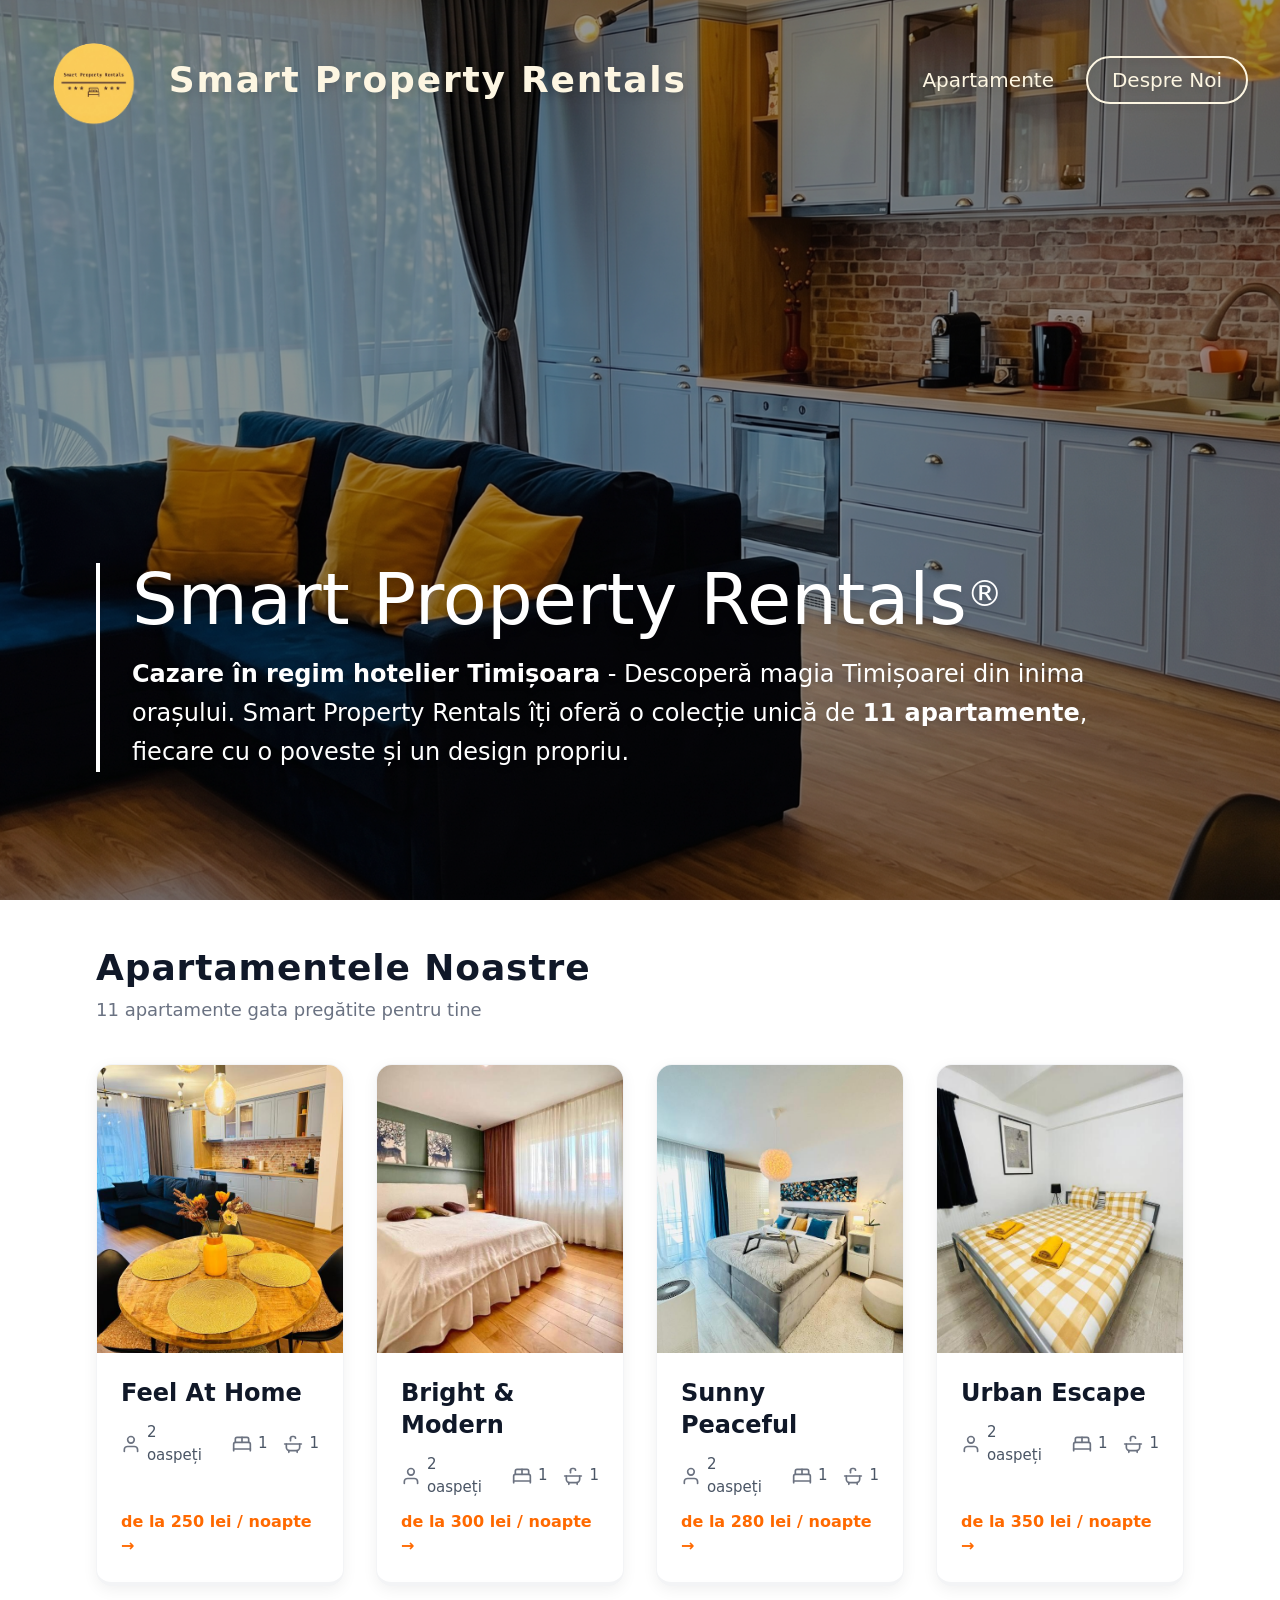
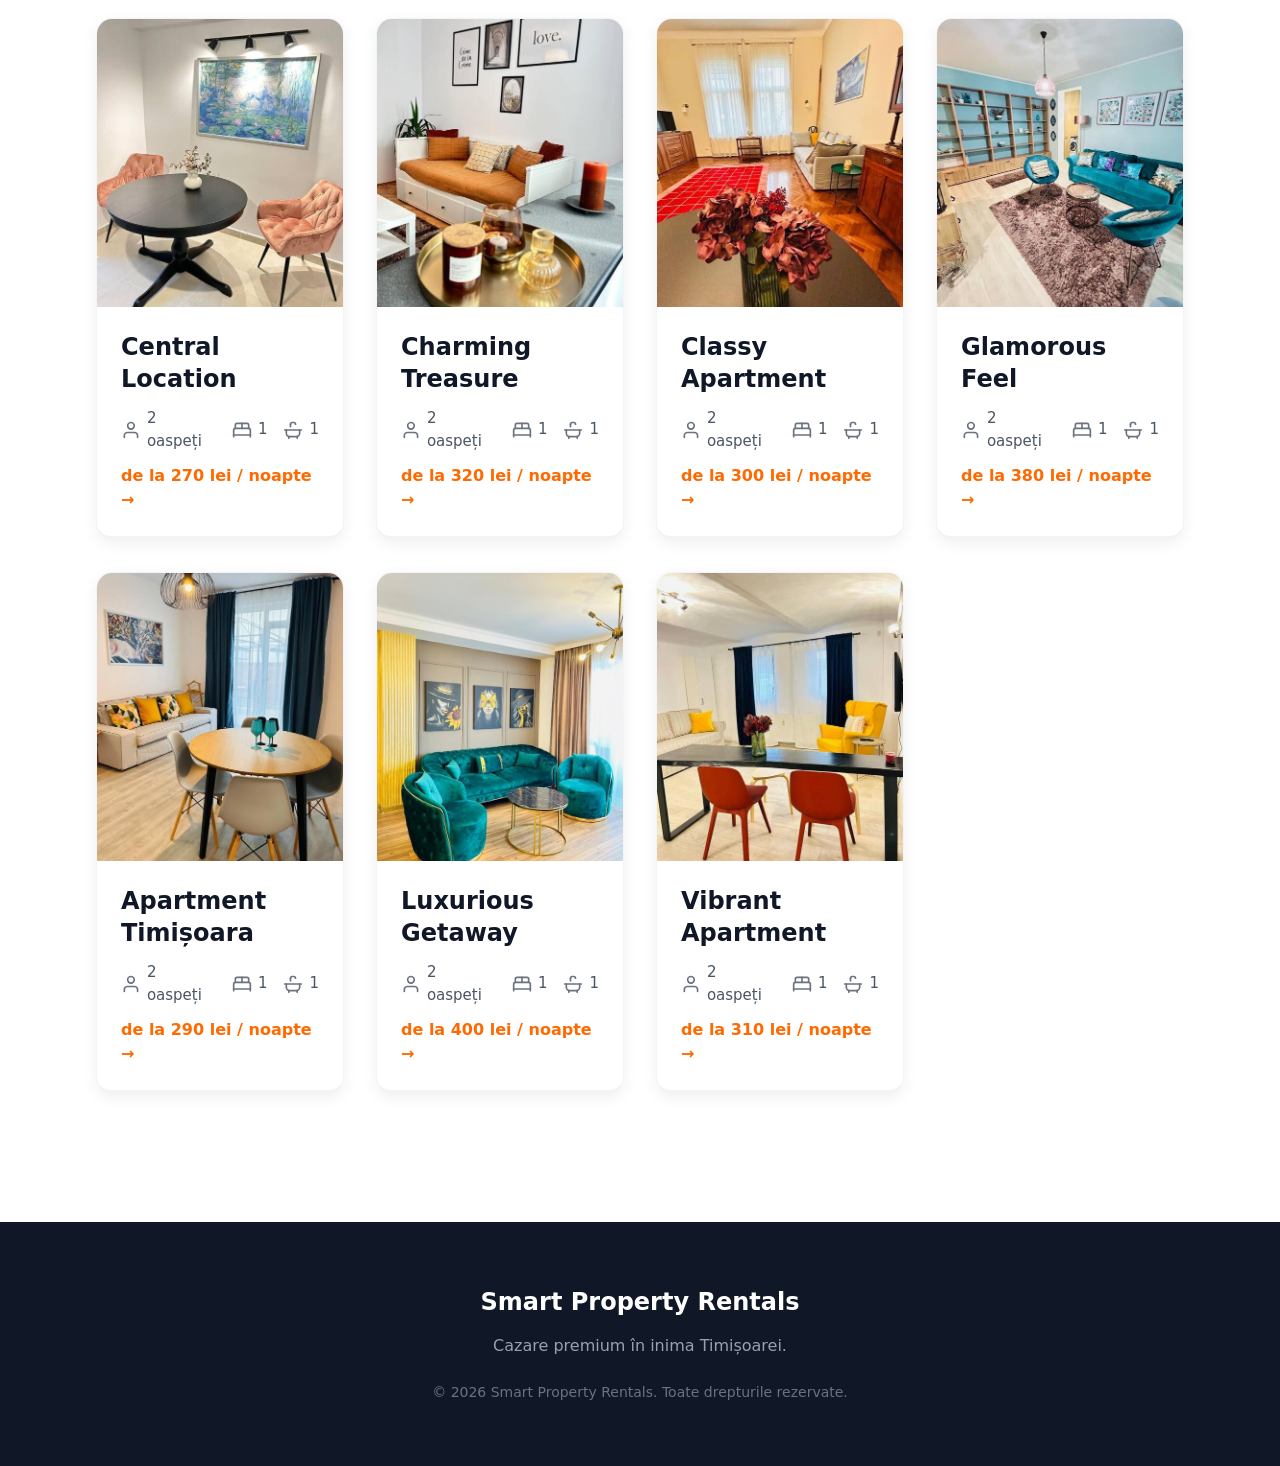
<file: index.html>
<!DOCTYPE html>
<html lang="ro" class="scroll-smooth">
  <head>
    <meta charset="UTF-8">
    <meta name="viewport" content="width=device-width, initial-scale=1.0">
    <title>Smart Property Rentals</title>
    <link href="./style.css" rel="stylesheet">
  </head>

  <body class="bg-gray-50 m-0 p-0 overflow-x-hidden">

    <!-- NAV -->
    <nav class="bg-transparent absolute w-full top-0 z-50 transition-all duration-300">
      <div class="w-full px-4 md:px-8 py-6 flex justify-between items-center">
        <a href="#" class="flex items-center gap-5">
          <img src="imagini/logo.png" alt="Logo" class="h-20 md:h-28 w-auto object-contain">
          <span class="text-2xl md:text-4xl font-bold tracking-wider text-[#fdf6e2] drop-shadow-lg">
            Smart Property Rentals
          </span>
        </a>
        <div class="hidden lg:flex items-center gap-8">
          <a href="#apartamente"
            class="text-xl font-medium text-[#fdf6e2] hover:text-white hover:scale-105 transition-all duration-300 drop-shadow-md">
            Apartamente
          </a>
          <a href="#despre-noi"
            class="px-6 py-2 border-2 border-[#fdf6e2] text-[#fdf6e2] text-xl font-medium rounded-full hover:bg-[#fdf6e2] hover:text-black transition-all duration-300 drop-shadow-md">
            Despre Noi
          </a>
        </div>
      </div>
    </nav>

    <!-- HEADER -->
    <header class="relative w-full h-screen">
      <img src="imagini/prezentare.png" alt="Prezentare" class="absolute inset-0 w-full h-full object-cover">
      <div class="absolute inset-0 bg-black/40"></div>
      <div class="absolute inset-0 flex flex-col justify-end px-6 md:px-16 lg:px-24 pb-24 md:pb-32">
        <div class="border-l-[4px] border-white pl-6 md:pl-8 max-w-5xl">
          <h1 class="text-4xl md:text-6xl lg:text-7xl text-white font-normal mb-5 drop-shadow-lg">
            Smart Property Rentals<sup class="text-2xl md:text-4xl">&reg;</sup>
          </h1>
          <p class="text-lg md:text-2xl text-white leading-relaxed drop-shadow-md font-light">
            <strong class="font-bold">Cazare în regim hotelier Timișoara</strong> -
            Descoperă magia Timișoarei din inima orașului. Smart Property Rentals îți oferă
            o colecție unică de <strong class="font-bold">11 apartamente</strong>,
            fiecare cu o poveste și un design propriu.
          </p>
        </div>
      </div>
    </header>

    <!-- APARTAMENTE -->
    <section id="apartamente" class="w-full bg-white pt-12 pb-32 px-6 md:px-16 lg:px-24">
      <div class="w-full max-w-[1400px] mx-auto">

        <div class="mb-10">
          <h2 class="text-2xl md:text-4xl font-bold text-gray-900 tracking-wide mb-2">
            Apartamentele Noastre
          </h2>
          <p class="text-base md:text-lg text-gray-500 font-normal">
            11 apartamente gata pregătite pentru tine
          </p>
        </div>

        <div class="grid grid-cols-1 md:grid-cols-2 xl:grid-cols-4 gap-6 lg:gap-8 w-full">

          <a href="feelAtHome.html" class="block group h-full">
            <div class="w-full h-full flex flex-col bg-white rounded-2xl overflow-hidden shadow-[0_4px_15px_rgba(0,0,0,0.06)] border border-gray-100 border-b-4 border-b-gray-100 transition-all duration-300 hover:shadow-xl hover:-translate-y-1">
              <div class="w-full h-72 overflow-hidden shrink-0">
                <img src="imagini/feelAtHome/1.jpg" alt="Apartament 1" class="w-full h-full object-cover transition-transform duration-500 group-hover:scale-110">
              </div>
              <div class="p-6 flex flex-col gap-3 flex-grow">
                <h3 class="text-2xl font-bold text-gray-900">Feel At Home</h3>
                <div class="flex gap-4 items-center text-gray-600 text-[15px] font-medium">
                  <div class="flex gap-1.5 items-center">
                    <svg width="20" height="20" viewBox="0 0 24 24" fill="none" stroke="#6b7280" stroke-width="2" stroke-linecap="round" stroke-linejoin="round"><path d="M20 21v-2a4 4 0 0 0-4-4H8a4 4 0 0 0-4 4v2"></path><circle cx="12" cy="7" r="4"></circle></svg>
                    <span>2 oaspeți</span>
                  </div>
                  <div class="flex gap-1.5 items-center">
                    <svg width="20" height="20" viewBox="0 0 24 24" fill="none" stroke="#6b7280" stroke-width="2" stroke-linecap="round" stroke-linejoin="round"><path d="M2 20v-8a2 2 0 0 1 2-2h16a2 2 0 0 1 2 2v8"></path><path d="M4 10V6a2 2 0 0 1 2-2h12a2 2 0 0 1 2 2v4"></path><path d="M12 4v6"></path><path d="M2 18h20"></path></svg>
                    <span>1</span>
                  </div>
                  <div class="flex gap-1.5 items-center">
                    <svg width="20" height="20" viewBox="0 0 24 24" fill="none" stroke="#6b7280" stroke-width="2" stroke-linecap="round" stroke-linejoin="round"><path d="M4 12v4a4 4 0 0 0 4 4h8a4 4 0 0 0 4-4v-4"></path><path d="M2 12h20"></path><path d="M7 20v2"></path><path d="M17 20v2"></path><path d="M9 5v3"></path><path d="M9 5a2 2 0 0 1 2-2h2a2 2 0 0 1 2 2"></path></svg>
                    <span>1</span>
                  </div>
                </div>
                <span class="text-orange-500 font-semibold mt-auto">de la 250 lei / noapte &rarr;</span>
              </div>
            </div>
          </a>

          <a href="brightAndModern.html" class="block group h-full">
            <div class="w-full h-full flex flex-col bg-white rounded-2xl overflow-hidden shadow-[0_4px_15px_rgba(0,0,0,0.06)] border border-gray-100 border-b-4 border-b-gray-100 transition-all duration-300 hover:shadow-xl hover:-translate-y-1">
              <div class="w-full h-72 overflow-hidden shrink-0">
                <img src="imagini/BrightAndModern/prezentare.jpg" alt="Apartament 2" class="w-full h-full object-cover transition-transform duration-500 group-hover:scale-110">
              </div>
              <div class="p-6 flex flex-col gap-3 flex-grow">
                <h3 class="text-2xl font-bold text-gray-900">Bright & Modern</h3>
                <div class="flex gap-4 items-center text-gray-600 text-[15px] font-medium">
                  <div class="flex gap-1.5 items-center">
                    <svg width="20" height="20" viewBox="0 0 24 24" fill="none" stroke="#6b7280" stroke-width="2" stroke-linecap="round" stroke-linejoin="round"><path d="M20 21v-2a4 4 0 0 0-4-4H8a4 4 0 0 0-4 4v2"></path><circle cx="12" cy="7" r="4"></circle></svg>
                    <span>2 oaspeți</span>
                  </div>
                  <div class="flex gap-1.5 items-center">
                    <svg width="20" height="20" viewBox="0 0 24 24" fill="none" stroke="#6b7280" stroke-width="2" stroke-linecap="round" stroke-linejoin="round"><path d="M2 20v-8a2 2 0 0 1 2-2h16a2 2 0 0 1 2 2v8"></path><path d="M4 10V6a2 2 0 0 1 2-2h12a2 2 0 0 1 2 2v4"></path><path d="M12 4v6"></path><path d="M2 18h20"></path></svg>
                    <span>1</span>
                  </div>
                  <div class="flex gap-1.5 items-center">
                    <svg width="20" height="20" viewBox="0 0 24 24" fill="none" stroke="#6b7280" stroke-width="2" stroke-linecap="round" stroke-linejoin="round"><path d="M4 12v4a4 4 0 0 0 4 4h8a4 4 0 0 0 4-4v-4"></path><path d="M2 12h20"></path><path d="M7 20v2"></path><path d="M17 20v2"></path><path d="M9 5v3"></path><path d="M9 5a2 2 0 0 1 2-2h2a2 2 0 0 1 2 2"></path></svg>
                    <span>1</span>
                  </div>
                </div>
                <span class="text-orange-500 font-semibold mt-auto">de la 300 lei / noapte &rarr;</span>
              </div>
            </div>
          </a>

          <a href="sunnyPeaceful.html" class="block group h-full">
            <div class="w-full h-full flex flex-col bg-white rounded-2xl overflow-hidden shadow-[0_4px_15px_rgba(0,0,0,0.06)] border border-gray-100 border-b-4 border-b-gray-100 transition-all duration-300 hover:shadow-xl hover:-translate-y-1">
              <div class="w-full h-72 overflow-hidden shrink-0">
                <img src="imagini/SunnyPeaceful/prezentare.jpg" alt="Apartament 3" class="w-full h-full object-cover transition-transform duration-500 group-hover:scale-110">
              </div>
              <div class="p-6 flex flex-col gap-3 flex-grow">
                <h3 class="text-2xl font-bold text-gray-900">Sunny Peaceful</h3>
                <div class="flex gap-4 items-center text-gray-600 text-[15px] font-medium">
                  <div class="flex gap-1.5 items-center">
                    <svg width="20" height="20" viewBox="0 0 24 24" fill="none" stroke="#6b7280" stroke-width="2" stroke-linecap="round" stroke-linejoin="round"><path d="M20 21v-2a4 4 0 0 0-4-4H8a4 4 0 0 0-4 4v2"></path><circle cx="12" cy="7" r="4"></circle></svg>
                    <span>2 oaspeți</span>
                  </div>
                  <div class="flex gap-1.5 items-center">
                    <svg width="20" height="20" viewBox="0 0 24 24" fill="none" stroke="#6b7280" stroke-width="2" stroke-linecap="round" stroke-linejoin="round"><path d="M2 20v-8a2 2 0 0 1 2-2h16a2 2 0 0 1 2 2v8"></path><path d="M4 10V6a2 2 0 0 1 2-2h12a2 2 0 0 1 2 2v4"></path><path d="M12 4v6"></path><path d="M2 18h20"></path></svg>
                    <span>1</span>
                  </div>
                  <div class="flex gap-1.5 items-center">
                    <svg width="20" height="20" viewBox="0 0 24 24" fill="none" stroke="#6b7280" stroke-width="2" stroke-linecap="round" stroke-linejoin="round"><path d="M4 12v4a4 4 0 0 0 4 4h8a4 4 0 0 0 4-4v-4"></path><path d="M2 12h20"></path><path d="M7 20v2"></path><path d="M17 20v2"></path><path d="M9 5v3"></path><path d="M9 5a2 2 0 0 1 2-2h2a2 2 0 0 1 2 2"></path></svg>
                    <span>1</span>
                  </div>
                </div>
                <span class="text-orange-500 font-semibold mt-auto">de la 280 lei / noapte &rarr;</span>
              </div>
            </div>
          </a>

          <a href="urbanEscape.html" class="block group h-full">
            <div class="w-full h-full flex flex-col bg-white rounded-2xl overflow-hidden shadow-[0_4px_15px_rgba(0,0,0,0.06)] border border-gray-100 border-b-4 border-b-gray-100 transition-all duration-300 hover:shadow-xl hover:-translate-y-1">
              <div class="w-full h-72 overflow-hidden shrink-0">
                <img src="imagini/UrbanEscape/prezentare.jpg" alt="Apartament 4" class="w-full h-full object-cover transition-transform duration-500 group-hover:scale-110">
              </div>
              <div class="p-6 flex flex-col gap-3 flex-grow">
                <h3 class="text-2xl font-bold text-gray-900">Urban Escape</h3>
                <div class="flex gap-4 items-center text-gray-600 text-[15px] font-medium">
                  <div class="flex gap-1.5 items-center">
                    <svg width="20" height="20" viewBox="0 0 24 24" fill="none" stroke="#6b7280" stroke-width="2" stroke-linecap="round" stroke-linejoin="round"><path d="M20 21v-2a4 4 0 0 0-4-4H8a4 4 0 0 0-4 4v2"></path><circle cx="12" cy="7" r="4"></circle></svg>
                    <span>2 oaspeți</span>
                  </div>
                  <div class="flex gap-1.5 items-center">
                    <svg width="20" height="20" viewBox="0 0 24 24" fill="none" stroke="#6b7280" stroke-width="2" stroke-linecap="round" stroke-linejoin="round"><path d="M2 20v-8a2 2 0 0 1 2-2h16a2 2 0 0 1 2 2v8"></path><path d="M4 10V6a2 2 0 0 1 2-2h12a2 2 0 0 1 2 2v4"></path><path d="M12 4v6"></path><path d="M2 18h20"></path></svg>
                    <span>1</span>
                  </div>
                  <div class="flex gap-1.5 items-center">
                    <svg width="20" height="20" viewBox="0 0 24 24" fill="none" stroke="#6b7280" stroke-width="2" stroke-linecap="round" stroke-linejoin="round"><path d="M4 12v4a4 4 0 0 0 4 4h8a4 4 0 0 0 4-4v-4"></path><path d="M2 12h20"></path><path d="M7 20v2"></path><path d="M17 20v2"></path><path d="M9 5v3"></path><path d="M9 5a2 2 0 0 1 2-2h2a2 2 0 0 1 2 2"></path></svg>
                    <span>1</span>
                  </div>
                </div>
                <span class="text-orange-500 font-semibold mt-auto">de la 350 lei / noapte &rarr;</span>
              </div>
            </div>
          </a>

          <a href="centralLocation.html" class="block group h-full">
            <div class="w-full h-full flex flex-col bg-white rounded-2xl overflow-hidden shadow-[0_4px_15px_rgba(0,0,0,0.06)] border border-gray-100 border-b-4 border-b-gray-100 transition-all duration-300 hover:shadow-xl hover:-translate-y-1">
              <div class="w-full h-72 overflow-hidden shrink-0">
                <img src="imagini/CentralLocation/prezentare.jpg" alt="Central Location" class="w-full h-full object-cover transition-transform duration-500 group-hover:scale-110">
              </div>
              <div class="p-6 flex flex-col gap-3 flex-grow">
                <h3 class="text-2xl font-bold text-gray-900">Central Location</h3>
                <div class="flex gap-4 items-center text-gray-600 text-[15px] font-medium">
                  <div class="flex gap-1.5 items-center">
                    <svg width="20" height="20" viewBox="0 0 24 24" fill="none" stroke="#6b7280" stroke-width="2" stroke-linecap="round" stroke-linejoin="round"><path d="M20 21v-2a4 4 0 0 0-4-4H8a4 4 0 0 0-4 4v2"></path><circle cx="12" cy="7" r="4"></circle></svg>
                    <span>2 oaspeți</span>
                  </div>
                  <div class="flex gap-1.5 items-center">
                    <svg width="20" height="20" viewBox="0 0 24 24" fill="none" stroke="#6b7280" stroke-width="2" stroke-linecap="round" stroke-linejoin="round"><path d="M2 20v-8a2 2 0 0 1 2-2h16a2 2 0 0 1 2 2v8"></path><path d="M4 10V6a2 2 0 0 1 2-2h12a2 2 0 0 1 2 2v4"></path><path d="M12 4v6"></path><path d="M2 18h20"></path></svg>
                    <span>1</span>
                  </div>
                  <div class="flex gap-1.5 items-center">
                    <svg width="20" height="20" viewBox="0 0 24 24" fill="none" stroke="#6b7280" stroke-width="2" stroke-linecap="round" stroke-linejoin="round"><path d="M4 12v4a4 4 0 0 0 4 4h8a4 4 0 0 0 4-4v-4"></path><path d="M2 12h20"></path><path d="M7 20v2"></path><path d="M17 20v2"></path><path d="M9 5v3"></path><path d="M9 5a2 2 0 0 1 2-2h2a2 2 0 0 1 2 2"></path></svg>
                    <span>1</span>
                  </div>
                </div>
                <span class="text-orange-500 font-semibold mt-auto">de la 270 lei / noapte &rarr;</span>
              </div>
            </div>
          </a>

          <a href="charmingTreasure.html" class="block group h-full">
            <div class="w-full h-full flex flex-col bg-white rounded-2xl overflow-hidden shadow-[0_4px_15px_rgba(0,0,0,0.06)] border border-gray-100 border-b-4 border-b-gray-100 transition-all duration-300 hover:shadow-xl hover:-translate-y-1">
              <div class="w-full h-72 overflow-hidden shrink-0">
                <img src="imagini/CharmingTreasure/prezentare.jpg" alt="Charming Treasure" class="w-full h-full object-cover transition-transform duration-500 group-hover:scale-110">
              </div>
              <div class="p-6 flex flex-col gap-3 flex-grow">
                <h3 class="text-2xl font-bold text-gray-900">Charming Treasure</h3>
                <div class="flex gap-4 items-center text-gray-600 text-[15px] font-medium">
                  <div class="flex gap-1.5 items-center">
                    <svg width="20" height="20" viewBox="0 0 24 24" fill="none" stroke="#6b7280" stroke-width="2" stroke-linecap="round" stroke-linejoin="round"><path d="M20 21v-2a4 4 0 0 0-4-4H8a4 4 0 0 0-4 4v2"></path><circle cx="12" cy="7" r="4"></circle></svg>
                    <span>2 oaspeți</span>
                  </div>
                  <div class="flex gap-1.5 items-center">
                    <svg width="20" height="20" viewBox="0 0 24 24" fill="none" stroke="#6b7280" stroke-width="2" stroke-linecap="round" stroke-linejoin="round"><path d="M2 20v-8a2 2 0 0 1 2-2h16a2 2 0 0 1 2 2v8"></path><path d="M4 10V6a2 2 0 0 1 2-2h12a2 2 0 0 1 2 2v4"></path><path d="M12 4v6"></path><path d="M2 18h20"></path></svg>
                    <span>1</span>
                  </div>
                  <div class="flex gap-1.5 items-center">
                    <svg width="20" height="20" viewBox="0 0 24 24" fill="none" stroke="#6b7280" stroke-width="2" stroke-linecap="round" stroke-linejoin="round"><path d="M4 12v4a4 4 0 0 0 4 4h8a4 4 0 0 0 4-4v-4"></path><path d="M2 12h20"></path><path d="M7 20v2"></path><path d="M17 20v2"></path><path d="M9 5v3"></path><path d="M9 5a2 2 0 0 1 2-2h2a2 2 0 0 1 2 2"></path></svg>
                    <span>1</span>
                  </div>
                </div>
                <span class="text-orange-500 font-semibold mt-auto">de la 320 lei / noapte &rarr;</span>
              </div>
            </div>
          </a>

          <a href="classyApartment.html" class="block group h-full">
            <div class="w-full h-full flex flex-col bg-white rounded-2xl overflow-hidden shadow-[0_4px_15px_rgba(0,0,0,0.06)] border border-gray-100 border-b-4 border-b-gray-100 transition-all duration-300 hover:shadow-xl hover:-translate-y-1">
              <div class="w-full h-72 overflow-hidden shrink-0">
                <img src="imagini/ClassyApartment/prezentare.jpg" alt="Classy Apartment" class="w-full h-full object-cover transition-transform duration-500 group-hover:scale-110">
              </div>
              <div class="p-6 flex flex-col gap-3 flex-grow">
                <h3 class="text-2xl font-bold text-gray-900">Classy Apartment</h3>
                <div class="flex gap-4 items-center text-gray-600 text-[15px] font-medium">
                  <div class="flex gap-1.5 items-center">
                    <svg width="20" height="20" viewBox="0 0 24 24" fill="none" stroke="#6b7280" stroke-width="2" stroke-linecap="round" stroke-linejoin="round"><path d="M20 21v-2a4 4 0 0 0-4-4H8a4 4 0 0 0-4 4v2"></path><circle cx="12" cy="7" r="4"></circle></svg>
                    <span>2 oaspeți</span>
                  </div>
                  <div class="flex gap-1.5 items-center">
                    <svg width="20" height="20" viewBox="0 0 24 24" fill="none" stroke="#6b7280" stroke-width="2" stroke-linecap="round" stroke-linejoin="round"><path d="M2 20v-8a2 2 0 0 1 2-2h16a2 2 0 0 1 2 2v8"></path><path d="M4 10V6a2 2 0 0 1 2-2h12a2 2 0 0 1 2 2v4"></path><path d="M12 4v6"></path><path d="M2 18h20"></path></svg>
                    <span>1</span>
                  </div>
                  <div class="flex gap-1.5 items-center">
                    <svg width="20" height="20" viewBox="0 0 24 24" fill="none" stroke="#6b7280" stroke-width="2" stroke-linecap="round" stroke-linejoin="round"><path d="M4 12v4a4 4 0 0 0 4 4h8a4 4 0 0 0 4-4v-4"></path><path d="M2 12h20"></path><path d="M7 20v2"></path><path d="M17 20v2"></path><path d="M9 5v3"></path><path d="M9 5a2 2 0 0 1 2-2h2a2 2 0 0 1 2 2"></path></svg>
                    <span>1</span>
                  </div>
                </div>
                <span class="text-orange-500 font-semibold mt-auto">de la 300 lei / noapte &rarr;</span>
              </div>
            </div>
          </a>

          <a href="glamorousFeel.html" class="block group h-full">
            <div class="w-full h-full flex flex-col bg-white rounded-2xl overflow-hidden shadow-[0_4px_15px_rgba(0,0,0,0.06)] border border-gray-100 border-b-4 border-b-gray-100 transition-all duration-300 hover:shadow-xl hover:-translate-y-1">
              <div class="w-full h-72 overflow-hidden shrink-0">
                <img src="imagini/GlamorousFeel/prezentare.jpg" alt="Glamorous Feel" class="w-full h-full object-cover transition-transform duration-500 group-hover:scale-110">
              </div>
              <div class="p-6 flex flex-col gap-3 flex-grow">
                <h3 class="text-2xl font-bold text-gray-900">Glamorous Feel</h3>
                <div class="flex gap-4 items-center text-gray-600 text-[15px] font-medium">
                  <div class="flex gap-1.5 items-center">
                    <svg width="20" height="20" viewBox="0 0 24 24" fill="none" stroke="#6b7280" stroke-width="2" stroke-linecap="round" stroke-linejoin="round"><path d="M20 21v-2a4 4 0 0 0-4-4H8a4 4 0 0 0-4 4v2"></path><circle cx="12" cy="7" r="4"></circle></svg>
                    <span>2 oaspeți</span>
                  </div>
                  <div class="flex gap-1.5 items-center">
                    <svg width="20" height="20" viewBox="0 0 24 24" fill="none" stroke="#6b7280" stroke-width="2" stroke-linecap="round" stroke-linejoin="round"><path d="M2 20v-8a2 2 0 0 1 2-2h16a2 2 0 0 1 2 2v8"></path><path d="M4 10V6a2 2 0 0 1 2-2h12a2 2 0 0 1 2 2v4"></path><path d="M12 4v6"></path><path d="M2 18h20"></path></svg>
                    <span>1</span>
                  </div>
                  <div class="flex gap-1.5 items-center">
                    <svg width="20" height="20" viewBox="0 0 24 24" fill="none" stroke="#6b7280" stroke-width="2" stroke-linecap="round" stroke-linejoin="round"><path d="M4 12v4a4 4 0 0 0 4 4h8a4 4 0 0 0 4-4v-4"></path><path d="M2 12h20"></path><path d="M7 20v2"></path><path d="M17 20v2"></path><path d="M9 5v3"></path><path d="M9 5a2 2 0 0 1 2-2h2a2 2 0 0 1 2 2"></path></svg>
                    <span>1</span>
                  </div>
                </div>
                <span class="text-orange-500 font-semibold mt-auto">de la 380 lei / noapte &rarr;</span>
              </div>
            </div>
          </a>

          <a href="apartmentTimisoara.html" class="block group h-full">
            <div class="w-full h-full flex flex-col bg-white rounded-2xl overflow-hidden shadow-[0_4px_15px_rgba(0,0,0,0.06)] border border-gray-100 border-b-4 border-b-gray-100 transition-all duration-300 hover:shadow-xl hover:-translate-y-1">
              <div class="w-full h-72 overflow-hidden shrink-0">
                <img src="imagini/ApartmentTimisoara/prezentare.jpg" alt="Apartment Timisoara" class="w-full h-full object-cover transition-transform duration-500 group-hover:scale-110">
              </div>
              <div class="p-6 flex flex-col gap-3 flex-grow">
                <h3 class="text-2xl font-bold text-gray-900">Apartment Timișoara</h3>
                <div class="flex gap-4 items-center text-gray-600 text-[15px] font-medium">
                  <div class="flex gap-1.5 items-center">
                    <svg width="20" height="20" viewBox="0 0 24 24" fill="none" stroke="#6b7280" stroke-width="2" stroke-linecap="round" stroke-linejoin="round"><path d="M20 21v-2a4 4 0 0 0-4-4H8a4 4 0 0 0-4 4v2"></path><circle cx="12" cy="7" r="4"></circle></svg>
                    <span>2 oaspeți</span>
                  </div>
                  <div class="flex gap-1.5 items-center">
                    <svg width="20" height="20" viewBox="0 0 24 24" fill="none" stroke="#6b7280" stroke-width="2" stroke-linecap="round" stroke-linejoin="round"><path d="M2 20v-8a2 2 0 0 1 2-2h16a2 2 0 0 1 2 2v8"></path><path d="M4 10V6a2 2 0 0 1 2-2h12a2 2 0 0 1 2 2v4"></path><path d="M12 4v6"></path><path d="M2 18h20"></path></svg>
                    <span>1</span>
                  </div>
                  <div class="flex gap-1.5 items-center">
                    <svg width="20" height="20" viewBox="0 0 24 24" fill="none" stroke="#6b7280" stroke-width="2" stroke-linecap="round" stroke-linejoin="round"><path d="M4 12v4a4 4 0 0 0 4 4h8a4 4 0 0 0 4-4v-4"></path><path d="M2 12h20"></path><path d="M7 20v2"></path><path d="M17 20v2"></path><path d="M9 5v3"></path><path d="M9 5a2 2 0 0 1 2-2h2a2 2 0 0 1 2 2"></path></svg>
                    <span>1</span>
                  </div>
                </div>
                <span class="text-orange-500 font-semibold mt-auto">de la 290 lei / noapte &rarr;</span>
              </div>
            </div>
          </a>

          <a href="luxuriousGetaway.html" class="block group h-full">
            <div class="w-full h-full flex flex-col bg-white rounded-2xl overflow-hidden shadow-[0_4px_15px_rgba(0,0,0,0.06)] border border-gray-100 border-b-4 border-b-gray-100 transition-all duration-300 hover:shadow-xl hover:-translate-y-1">
              <div class="w-full h-72 overflow-hidden shrink-0">
                <img src="imagini/LuxuriousGetaway/prezentare.jpg" alt="Luxurious Getaway" class="w-full h-full object-cover transition-transform duration-500 group-hover:scale-110">
              </div>
              <div class="p-6 flex flex-col gap-3 flex-grow">
                <h3 class="text-2xl font-bold text-gray-900">Luxurious Getaway</h3>
                <div class="flex gap-4 items-center text-gray-600 text-[15px] font-medium">
                  <div class="flex gap-1.5 items-center">
                    <svg width="20" height="20" viewBox="0 0 24 24" fill="none" stroke="#6b7280" stroke-width="2" stroke-linecap="round" stroke-linejoin="round"><path d="M20 21v-2a4 4 0 0 0-4-4H8a4 4 0 0 0-4 4v2"></path><circle cx="12" cy="7" r="4"></circle></svg>
                    <span>2 oaspeți</span>
                  </div>
                  <div class="flex gap-1.5 items-center">
                    <svg width="20" height="20" viewBox="0 0 24 24" fill="none" stroke="#6b7280" stroke-width="2" stroke-linecap="round" stroke-linejoin="round"><path d="M2 20v-8a2 2 0 0 1 2-2h16a2 2 0 0 1 2 2v8"></path><path d="M4 10V6a2 2 0 0 1 2-2h12a2 2 0 0 1 2 2v4"></path><path d="M12 4v6"></path><path d="M2 18h20"></path></svg>
                    <span>1</span>
                  </div>
                  <div class="flex gap-1.5 items-center">
                    <svg width="20" height="20" viewBox="0 0 24 24" fill="none" stroke="#6b7280" stroke-width="2" stroke-linecap="round" stroke-linejoin="round"><path d="M4 12v4a4 4 0 0 0 4 4h8a4 4 0 0 0 4-4v-4"></path><path d="M2 12h20"></path><path d="M7 20v2"></path><path d="M17 20v2"></path><path d="M9 5v3"></path><path d="M9 5a2 2 0 0 1 2-2h2a2 2 0 0 1 2 2"></path></svg>
                    <span>1</span>
                  </div>
                </div>
                <span class="text-orange-500 font-semibold mt-auto">de la 400 lei / noapte &rarr;</span>
              </div>
            </div>
          </a>

          <a href="vibrantApartment.html" class="block group h-full">
            <div class="w-full h-full flex flex-col bg-white rounded-2xl overflow-hidden shadow-[0_4px_15px_rgba(0,0,0,0.06)] border border-gray-100 border-b-4 border-b-gray-100 transition-all duration-300 hover:shadow-xl hover:-translate-y-1">
              <div class="w-full h-72 overflow-hidden shrink-0">
                <img src="imagini/VibrantApartment/prezentare.jpg" alt="Vibrant Apartment" class="w-full h-full object-cover transition-transform duration-500 group-hover:scale-110">
              </div>
              <div class="p-6 flex flex-col gap-3 flex-grow">
                <h3 class="text-2xl font-bold text-gray-900">Vibrant Apartment</h3>
                <div class="flex gap-4 items-center text-gray-600 text-[15px] font-medium">
                  <div class="flex gap-1.5 items-center">
                    <svg width="20" height="20" viewBox="0 0 24 24" fill="none" stroke="#6b7280" stroke-width="2" stroke-linecap="round" stroke-linejoin="round"><path d="M20 21v-2a4 4 0 0 0-4-4H8a4 4 0 0 0-4 4v2"></path><circle cx="12" cy="7" r="4"></circle></svg>
                    <span>2 oaspeți</span>
                  </div>
                  <div class="flex gap-1.5 items-center">
                    <svg width="20" height="20" viewBox="0 0 24 24" fill="none" stroke="#6b7280" stroke-width="2" stroke-linecap="round" stroke-linejoin="round"><path d="M2 20v-8a2 2 0 0 1 2-2h16a2 2 0 0 1 2 2v8"></path><path d="M4 10V6a2 2 0 0 1 2-2h12a2 2 0 0 1 2 2v4"></path><path d="M12 4v6"></path><path d="M2 18h20"></path></svg>
                    <span>1</span>
                  </div>
                  <div class="flex gap-1.5 items-center">
                    <svg width="20" height="20" viewBox="0 0 24 24" fill="none" stroke="#6b7280" stroke-width="2" stroke-linecap="round" stroke-linejoin="round"><path d="M4 12v4a4 4 0 0 0 4 4h8a4 4 0 0 0 4-4v-4"></path><path d="M2 12h20"></path><path d="M7 20v2"></path><path d="M17 20v2"></path><path d="M9 5v3"></path><path d="M9 5a2 2 0 0 1 2-2h2a2 2 0 0 1 2 2"></path></svg>
                    <span>1</span>
                  </div>
                </div>
                <span class="text-orange-500 font-semibold mt-auto">de la 310 lei / noapte &rarr;</span>
              </div>
            </div>
          </a>

        </div>
      </div>
    </section>

    <!-- FOOTER -->
    <footer class="w-full bg-gray-900 py-16 flex flex-col items-center justify-center text-gray-400 ">
      <div class="text-center">
        <h2 class="text-2xl text-white font-bold mb-4">Smart Property Rentals</h2>
        <p class="mb-6">Cazare premium în inima Timișoarei.</p>
        <p class="text-sm text-gray-500">&copy; 2026 Smart Property Rentals. Toate drepturile rezervate.</p>
      </div>
    </footer>

  </body>
</html>
</file>
<file: style.css>
/*! tailwindcss v4.3.0 | MIT License | https://tailwindcss.com */
@layer properties;
@layer theme, base, components, utilities;
@layer theme {
  :root, :host {
    --font-sans: ui-sans-serif, system-ui, sans-serif, "Apple Color Emoji",
      "Segoe UI Emoji", "Segoe UI Symbol", "Noto Color Emoji";
    --font-mono: ui-monospace, SFMono-Regular, Menlo, Monaco, Consolas, "Liberation Mono",
      "Courier New", monospace;
    --color-orange-500: oklch(70.5% 0.213 47.604);
    --color-green-600: oklch(62.7% 0.194 149.214);
    --color-gray-50: oklch(98.5% 0.002 247.839);
    --color-gray-100: oklch(96.7% 0.003 264.542);
    --color-gray-200: oklch(92.8% 0.006 264.531);
    --color-gray-300: oklch(87.2% 0.01 258.338);
    --color-gray-400: oklch(70.7% 0.022 261.325);
    --color-gray-500: oklch(55.1% 0.027 264.364);
    --color-gray-600: oklch(44.6% 0.03 256.802);
    --color-gray-700: oklch(37.3% 0.034 259.733);
    --color-gray-800: oklch(27.8% 0.033 256.848);
    --color-gray-900: oklch(21% 0.034 264.665);
    --color-black: #000;
    --color-white: #fff;
    --spacing: 0.25rem;
    --container-5xl: 64rem;
    --text-sm: 0.875rem;
    --text-sm--line-height: calc(1.25 / 0.875);
    --text-base: 1rem;
    --text-base--line-height: calc(1.5 / 1);
    --text-lg: 1.125rem;
    --text-lg--line-height: calc(1.75 / 1.125);
    --text-xl: 1.25rem;
    --text-xl--line-height: calc(1.75 / 1.25);
    --text-2xl: 1.5rem;
    --text-2xl--line-height: calc(2 / 1.5);
    --text-3xl: 1.875rem;
    --text-3xl--line-height: calc(2.25 / 1.875);
    --text-4xl: 2.25rem;
    --text-4xl--line-height: calc(2.5 / 2.25);
    --text-5xl: 3rem;
    --text-5xl--line-height: 1;
    --text-6xl: 3.75rem;
    --text-6xl--line-height: 1;
    --text-7xl: 4.5rem;
    --text-7xl--line-height: 1;
    --font-weight-light: 300;
    --font-weight-normal: 400;
    --font-weight-medium: 500;
    --font-weight-semibold: 600;
    --font-weight-bold: 700;
    --tracking-wide: 0.025em;
    --tracking-wider: 0.05em;
    --leading-relaxed: 1.625;
    --radius-lg: 0.5rem;
    --radius-xl: 0.75rem;
    --radius-2xl: 1rem;
    --drop-shadow-md: 0 3px 3px rgb(0 0 0 / 0.12);
    --drop-shadow-lg: 0 4px 4px rgb(0 0 0 / 0.15);
    --default-transition-duration: 150ms;
    --default-transition-timing-function: cubic-bezier(0.4, 0, 0.2, 1);
    --default-font-family: var(--font-sans);
    --default-mono-font-family: var(--font-mono);
  }
}
@layer base {
  *, ::after, ::before, ::backdrop, ::file-selector-button {
    box-sizing: border-box;
    margin: 0;
    padding: 0;
    border: 0 solid;
  }
  html, :host {
    line-height: 1.5;
    -webkit-text-size-adjust: 100%;
    tab-size: 4;
    font-family: var(--default-font-family, ui-sans-serif, system-ui, sans-serif, "Apple Color Emoji", "Segoe UI Emoji", "Segoe UI Symbol", "Noto Color Emoji");
    font-feature-settings: var(--default-font-feature-settings, normal);
    font-variation-settings: var(--default-font-variation-settings, normal);
    -webkit-tap-highlight-color: transparent;
  }
  hr {
    height: 0;
    color: inherit;
    border-top-width: 1px;
  }
  abbr:where([title]) {
    -webkit-text-decoration: underline dotted;
    text-decoration: underline dotted;
  }
  h1, h2, h3, h4, h5, h6 {
    font-size: inherit;
    font-weight: inherit;
  }
  a {
    color: inherit;
    -webkit-text-decoration: inherit;
    text-decoration: inherit;
  }
  b, strong {
    font-weight: bolder;
  }
  code, kbd, samp, pre {
    font-family: var(--default-mono-font-family, ui-monospace, SFMono-Regular, Menlo, Monaco, Consolas, "Liberation Mono", "Courier New", monospace);
    font-feature-settings: var(--default-mono-font-feature-settings, normal);
    font-variation-settings: var(--default-mono-font-variation-settings, normal);
    font-size: 1em;
  }
  small {
    font-size: 80%;
  }
  sub, sup {
    font-size: 75%;
    line-height: 0;
    position: relative;
    vertical-align: baseline;
  }
  sub {
    bottom: -0.25em;
  }
  sup {
    top: -0.5em;
  }
  table {
    text-indent: 0;
    border-color: inherit;
    border-collapse: collapse;
  }
  :-moz-focusring {
    outline: auto;
  }
  progress {
    vertical-align: baseline;
  }
  summary {
    display: list-item;
  }
  ol, ul, menu {
    list-style: none;
  }
  img, svg, video, canvas, audio, iframe, embed, object {
    display: block;
    vertical-align: middle;
  }
  img, video {
    max-width: 100%;
    height: auto;
  }
  button, input, select, optgroup, textarea, ::file-selector-button {
    font: inherit;
    font-feature-settings: inherit;
    font-variation-settings: inherit;
    letter-spacing: inherit;
    color: inherit;
    border-radius: 0;
    background-color: transparent;
    opacity: 1;
  }
  :where(select:is([multiple], [size])) optgroup {
    font-weight: bolder;
  }
  :where(select:is([multiple], [size])) optgroup option {
    padding-inline-start: 20px;
  }
  ::file-selector-button {
    margin-inline-end: 4px;
  }
  ::placeholder {
    opacity: 1;
  }
  @supports (not (-webkit-appearance: -apple-pay-button))  or (contain-intrinsic-size: 1px) {
    ::placeholder {
      color: currentcolor;
      @supports (color: color-mix(in lab, red, red)) {
        color: color-mix(in oklab, currentcolor 50%, transparent);
      }
    }
  }
  textarea {
    resize: vertical;
  }
  ::-webkit-search-decoration {
    -webkit-appearance: none;
  }
  ::-webkit-date-and-time-value {
    min-height: 1lh;
    text-align: inherit;
  }
  ::-webkit-datetime-edit {
    display: inline-flex;
  }
  ::-webkit-datetime-edit-fields-wrapper {
    padding: 0;
  }
  ::-webkit-datetime-edit, ::-webkit-datetime-edit-year-field, ::-webkit-datetime-edit-month-field, ::-webkit-datetime-edit-day-field, ::-webkit-datetime-edit-hour-field, ::-webkit-datetime-edit-minute-field, ::-webkit-datetime-edit-second-field, ::-webkit-datetime-edit-millisecond-field, ::-webkit-datetime-edit-meridiem-field {
    padding-block: 0;
  }
  ::-webkit-calendar-picker-indicator {
    line-height: 1;
  }
  :-moz-ui-invalid {
    box-shadow: none;
  }
  button, input:where([type="button"], [type="reset"], [type="submit"]), ::file-selector-button {
    appearance: button;
  }
  ::-webkit-inner-spin-button, ::-webkit-outer-spin-button {
    height: auto;
  }
  [hidden]:where(:not([hidden="until-found"])) {
    display: none !important;
  }
}
@layer utilities {
  .pointer-events-auto {
    pointer-events: auto;
  }
  .pointer-events-none {
    pointer-events: none;
  }
  .absolute {
    position: absolute;
  }
  .fixed {
    position: fixed;
  }
  .relative {
    position: relative;
  }
  .sticky {
    position: sticky;
  }
  .inset-0 {
    inset: calc(var(--spacing) * 0);
  }
  .top-0 {
    top: calc(var(--spacing) * 0);
  }
  .top-1\/2 {
    top: calc(1 / 2 * 100%);
  }
  .top-6 {
    top: calc(var(--spacing) * 6);
  }
  .top-32 {
    top: calc(var(--spacing) * 32);
  }
  .right-2 {
    right: calc(var(--spacing) * 2);
  }
  .right-3 {
    right: calc(var(--spacing) * 3);
  }
  .right-6 {
    right: calc(var(--spacing) * 6);
  }
  .bottom-3 {
    bottom: calc(var(--spacing) * 3);
  }
  .bottom-6 {
    bottom: calc(var(--spacing) * 6);
  }
  .left-2 {
    left: calc(var(--spacing) * 2);
  }
  .left-6 {
    left: calc(var(--spacing) * 6);
  }
  .z-20 {
    z-index: 20;
  }
  .z-50 {
    z-index: 50;
  }
  .z-\[90\] {
    z-index: 90;
  }
  .z-\[100\] {
    z-index: 100;
  }
  .m-0 {
    margin: calc(var(--spacing) * 0);
  }
  .mx-auto {
    margin-inline: auto;
  }
  .-mt-2 {
    margin-top: calc(var(--spacing) * -2);
  }
  .mt-1 {
    margin-top: calc(var(--spacing) * 1);
  }
  .mt-4 {
    margin-top: calc(var(--spacing) * 4);
  }
  .mt-6 {
    margin-top: calc(var(--spacing) * 6);
  }
  .mt-auto {
    margin-top: auto;
  }
  .mr-1 {
    margin-right: calc(var(--spacing) * 1);
  }
  .mr-2 {
    margin-right: calc(var(--spacing) * 2);
  }
  .mb-1 {
    margin-bottom: calc(var(--spacing) * 1);
  }
  .mb-2 {
    margin-bottom: calc(var(--spacing) * 2);
  }
  .mb-3 {
    margin-bottom: calc(var(--spacing) * 3);
  }
  .mb-4 {
    margin-bottom: calc(var(--spacing) * 4);
  }
  .mb-5 {
    margin-bottom: calc(var(--spacing) * 5);
  }
  .mb-6 {
    margin-bottom: calc(var(--spacing) * 6);
  }
  .mb-8 {
    margin-bottom: calc(var(--spacing) * 8);
  }
  .mb-10 {
    margin-bottom: calc(var(--spacing) * 10);
  }
  .mb-12 {
    margin-bottom: calc(var(--spacing) * 12);
  }
  .block {
    display: block;
  }
  .flex {
    display: flex;
  }
  .grid {
    display: grid;
  }
  .hidden {
    display: none;
  }
  .table {
    display: table;
  }
  .h-1\/2 {
    height: calc(1 / 2 * 100%);
  }
  .h-5 {
    height: calc(var(--spacing) * 5);
  }
  .h-6 {
    height: calc(var(--spacing) * 6);
  }
  .h-7 {
    height: calc(var(--spacing) * 7);
  }
  .h-12 {
    height: calc(var(--spacing) * 12);
  }
  .h-14 {
    height: calc(var(--spacing) * 14);
  }
  .h-20 {
    height: calc(var(--spacing) * 20);
  }
  .h-72 {
    height: calc(var(--spacing) * 72);
  }
  .h-\[50vh\] {
    height: 50vh;
  }
  .h-\[100px\] {
    height: 100px;
  }
  .h-\[250px\] {
    height: 250px;
  }
  .h-\[350px\] {
    height: 350px;
  }
  .h-full {
    height: 100%;
  }
  .h-screen {
    height: 100vh;
  }
  .max-h-\[85vh\] {
    max-height: 85vh;
  }
  .w-1\/3 {
    width: calc(1 / 3 * 100%);
  }
  .w-2\/3 {
    width: calc(2 / 3 * 100%);
  }
  .w-5 {
    width: calc(var(--spacing) * 5);
  }
  .w-6 {
    width: calc(var(--spacing) * 6);
  }
  .w-7 {
    width: calc(var(--spacing) * 7);
  }
  .w-14 {
    width: calc(var(--spacing) * 14);
  }
  .w-auto {
    width: auto;
  }
  .w-full {
    width: 100%;
  }
  .w-px {
    width: 1px;
  }
  .max-w-5xl {
    max-width: var(--container-5xl);
  }
  .max-w-\[90vw\] {
    max-width: 90vw;
  }
  .max-w-\[1400px\] {
    max-width: 1400px;
  }
  .shrink-0 {
    flex-shrink: 0;
  }
  .flex-grow {
    flex-grow: 1;
  }
  .-translate-y-1\/2 {
    --tw-translate-y: calc(calc(1 / 2 * 100%) * -1);
    translate: var(--tw-translate-x) var(--tw-translate-y);
  }
  .translate-y-0 {
    --tw-translate-y: calc(var(--spacing) * 0);
    translate: var(--tw-translate-x) var(--tw-translate-y);
  }
  .translate-y-8 {
    --tw-translate-y: calc(var(--spacing) * 8);
    translate: var(--tw-translate-x) var(--tw-translate-y);
  }
  .cursor-pointer {
    cursor: pointer;
  }
  .grid-cols-1 {
    grid-template-columns: repeat(1, minmax(0, 1fr));
  }
  .grid-cols-5 {
    grid-template-columns: repeat(5, minmax(0, 1fr));
  }
  .flex-col {
    flex-direction: column;
  }
  .flex-row {
    flex-direction: row;
  }
  .flex-wrap {
    flex-wrap: wrap;
  }
  .items-baseline {
    align-items: baseline;
  }
  .items-center {
    align-items: center;
  }
  .items-start {
    align-items: flex-start;
  }
  .justify-between {
    justify-content: space-between;
  }
  .justify-center {
    justify-content: center;
  }
  .justify-end {
    justify-content: flex-end;
  }
  .gap-1 {
    gap: calc(var(--spacing) * 1);
  }
  .gap-1\.5 {
    gap: calc(var(--spacing) * 1.5);
  }
  .gap-2 {
    gap: calc(var(--spacing) * 2);
  }
  .gap-2\.5 {
    gap: calc(var(--spacing) * 2.5);
  }
  .gap-3 {
    gap: calc(var(--spacing) * 3);
  }
  .gap-4 {
    gap: calc(var(--spacing) * 4);
  }
  .gap-5 {
    gap: calc(var(--spacing) * 5);
  }
  .gap-6 {
    gap: calc(var(--spacing) * 6);
  }
  .gap-8 {
    gap: calc(var(--spacing) * 8);
  }
  .gap-12 {
    gap: calc(var(--spacing) * 12);
  }
  .space-y-2 {
    :where(& > :not(:last-child)) {
      --tw-space-y-reverse: 0;
      margin-block-start: calc(calc(var(--spacing) * 2) * var(--tw-space-y-reverse));
      margin-block-end: calc(calc(var(--spacing) * 2) * calc(1 - var(--tw-space-y-reverse)));
    }
  }
  .space-y-3\.5 {
    :where(& > :not(:last-child)) {
      --tw-space-y-reverse: 0;
      margin-block-start: calc(calc(var(--spacing) * 3.5) * var(--tw-space-y-reverse));
      margin-block-end: calc(calc(var(--spacing) * 3.5) * calc(1 - var(--tw-space-y-reverse)));
    }
  }
  .space-y-6 {
    :where(& > :not(:last-child)) {
      --tw-space-y-reverse: 0;
      margin-block-start: calc(calc(var(--spacing) * 6) * var(--tw-space-y-reverse));
      margin-block-end: calc(calc(var(--spacing) * 6) * calc(1 - var(--tw-space-y-reverse)));
    }
  }
  .gap-x-8 {
    column-gap: calc(var(--spacing) * 8);
  }
  .gap-y-10 {
    row-gap: calc(var(--spacing) * 10);
  }
  .divide-y {
    :where(& > :not(:last-child)) {
      --tw-divide-y-reverse: 0;
      border-bottom-style: var(--tw-border-style);
      border-top-style: var(--tw-border-style);
      border-top-width: calc(1px * var(--tw-divide-y-reverse));
      border-bottom-width: calc(1px * calc(1 - var(--tw-divide-y-reverse)));
    }
  }
  .divide-gray-200 {
    :where(& > :not(:last-child)) {
      border-color: var(--color-gray-200);
    }
  }
  .overflow-hidden {
    overflow: hidden;
  }
  .overflow-x-hidden {
    overflow-x: hidden;
  }
  .scroll-smooth {
    scroll-behavior: smooth;
  }
  .rounded-2xl {
    border-radius: var(--radius-2xl);
  }
  .rounded-full {
    border-radius: calc(infinity * 1px);
  }
  .rounded-lg {
    border-radius: var(--radius-lg);
  }
  .rounded-xl {
    border-radius: var(--radius-xl);
  }
  .border {
    border-style: var(--tw-border-style);
    border-width: 1px;
  }
  .border-2 {
    border-style: var(--tw-border-style);
    border-width: 2px;
  }
  .border-b {
    border-bottom-style: var(--tw-border-style);
    border-bottom-width: 1px;
  }
  .border-b-4 {
    border-bottom-style: var(--tw-border-style);
    border-bottom-width: 4px;
  }
  .border-l-\[4px\] {
    border-left-style: var(--tw-border-style);
    border-left-width: 4px;
  }
  .border-\[\#fdf6e2\] {
    border-color: #fdf6e2;
  }
  .border-gray-100 {
    border-color: var(--color-gray-100);
  }
  .border-gray-200 {
    border-color: var(--color-gray-200);
  }
  .border-orange-500 {
    border-color: var(--color-orange-500);
  }
  .border-white {
    border-color: var(--color-white);
  }
  .border-b-gray-100 {
    border-bottom-color: var(--color-gray-100);
  }
  .bg-\[\#25D366\] {
    background-color: #25D366;
  }
  .bg-black\/40 {
    background-color: color-mix(in srgb, #000 40%, transparent);
    @supports (color: color-mix(in lab, red, red)) {
      background-color: color-mix(in oklab, var(--color-black) 40%, transparent);
    }
  }
  .bg-black\/95 {
    background-color: color-mix(in srgb, #000 95%, transparent);
    @supports (color: color-mix(in lab, red, red)) {
      background-color: color-mix(in oklab, var(--color-black) 95%, transparent);
    }
  }
  .bg-gray-50 {
    background-color: var(--color-gray-50);
  }
  .bg-gray-300 {
    background-color: var(--color-gray-300);
  }
  .bg-gray-900 {
    background-color: var(--color-gray-900);
  }
  .bg-transparent {
    background-color: transparent;
  }
  .bg-white {
    background-color: var(--color-white);
  }
  .bg-white\/90 {
    background-color: color-mix(in srgb, #fff 90%, transparent);
    @supports (color: color-mix(in lab, red, red)) {
      background-color: color-mix(in oklab, var(--color-white) 90%, transparent);
    }
  }
  .object-contain {
    object-fit: contain;
  }
  .object-cover {
    object-fit: cover;
  }
  .p-0 {
    padding: calc(var(--spacing) * 0);
  }
  .p-2 {
    padding: calc(var(--spacing) * 2);
  }
  .p-3 {
    padding: calc(var(--spacing) * 3);
  }
  .p-5 {
    padding: calc(var(--spacing) * 5);
  }
  .p-6 {
    padding: calc(var(--spacing) * 6);
  }
  .p-8 {
    padding: calc(var(--spacing) * 8);
  }
  .px-3\.5 {
    padding-inline: calc(var(--spacing) * 3.5);
  }
  .px-4 {
    padding-inline: calc(var(--spacing) * 4);
  }
  .px-6 {
    padding-inline: calc(var(--spacing) * 6);
  }
  .py-1\.5 {
    padding-block: calc(var(--spacing) * 1.5);
  }
  .py-2 {
    padding-block: calc(var(--spacing) * 2);
  }
  .py-3\.5 {
    padding-block: calc(var(--spacing) * 3.5);
  }
  .py-4 {
    padding-block: calc(var(--spacing) * 4);
  }
  .py-6 {
    padding-block: calc(var(--spacing) * 6);
  }
  .py-12 {
    padding-block: calc(var(--spacing) * 12);
  }
  .py-16 {
    padding-block: calc(var(--spacing) * 16);
  }
  .pt-12 {
    padding-top: calc(var(--spacing) * 12);
  }
  .pb-5 {
    padding-bottom: calc(var(--spacing) * 5);
  }
  .pb-6 {
    padding-bottom: calc(var(--spacing) * 6);
  }
  .pb-12 {
    padding-bottom: calc(var(--spacing) * 12);
  }
  .pb-24 {
    padding-bottom: calc(var(--spacing) * 24);
  }
  .pb-32 {
    padding-bottom: calc(var(--spacing) * 32);
  }
  .pl-6 {
    padding-left: calc(var(--spacing) * 6);
  }
  .text-center {
    text-align: center;
  }
  .text-2xl {
    font-size: var(--text-2xl);
    line-height: var(--tw-leading, var(--text-2xl--line-height));
  }
  .text-3xl {
    font-size: var(--text-3xl);
    line-height: var(--tw-leading, var(--text-3xl--line-height));
  }
  .text-4xl {
    font-size: var(--text-4xl);
    line-height: var(--tw-leading, var(--text-4xl--line-height));
  }
  .text-base {
    font-size: var(--text-base);
    line-height: var(--tw-leading, var(--text-base--line-height));
  }
  .text-lg {
    font-size: var(--text-lg);
    line-height: var(--tw-leading, var(--text-lg--line-height));
  }
  .text-sm {
    font-size: var(--text-sm);
    line-height: var(--tw-leading, var(--text-sm--line-height));
  }
  .text-xl {
    font-size: var(--text-xl);
    line-height: var(--tw-leading, var(--text-xl--line-height));
  }
  .text-\[13px\] {
    font-size: 13px;
  }
  .text-\[15px\] {
    font-size: 15px;
  }
  .leading-relaxed {
    --tw-leading: var(--leading-relaxed);
    line-height: var(--leading-relaxed);
  }
  .font-bold {
    --tw-font-weight: var(--font-weight-bold);
    font-weight: var(--font-weight-bold);
  }
  .font-light {
    --tw-font-weight: var(--font-weight-light);
    font-weight: var(--font-weight-light);
  }
  .font-medium {
    --tw-font-weight: var(--font-weight-medium);
    font-weight: var(--font-weight-medium);
  }
  .font-normal {
    --tw-font-weight: var(--font-weight-normal);
    font-weight: var(--font-weight-normal);
  }
  .font-semibold {
    --tw-font-weight: var(--font-weight-semibold);
    font-weight: var(--font-weight-semibold);
  }
  .tracking-wide {
    --tw-tracking: var(--tracking-wide);
    letter-spacing: var(--tracking-wide);
  }
  .tracking-wider {
    --tw-tracking: var(--tracking-wider);
    letter-spacing: var(--tracking-wider);
  }
  .whitespace-nowrap {
    white-space: nowrap;
  }
  .text-\[\#fdf6e2\] {
    color: #fdf6e2;
  }
  .text-gray-200 {
    color: var(--color-gray-200);
  }
  .text-gray-400 {
    color: var(--color-gray-400);
  }
  .text-gray-500 {
    color: var(--color-gray-500);
  }
  .text-gray-600 {
    color: var(--color-gray-600);
  }
  .text-gray-700 {
    color: var(--color-gray-700);
  }
  .text-gray-800 {
    color: var(--color-gray-800);
  }
  .text-gray-900 {
    color: var(--color-gray-900);
  }
  .text-green-600 {
    color: var(--color-green-600);
  }
  .text-orange-500 {
    color: var(--color-orange-500);
  }
  .text-white {
    color: var(--color-white);
  }
  .opacity-0 {
    opacity: 0%;
  }
  .opacity-100 {
    opacity: 100%;
  }
  .shadow-2xl {
    --tw-shadow: 0 25px 50px -12px var(--tw-shadow-color, rgb(0 0 0 / 0.25));
    box-shadow: var(--tw-inset-shadow), var(--tw-inset-ring-shadow), var(--tw-ring-offset-shadow), var(--tw-ring-shadow), var(--tw-shadow);
  }
  .shadow-\[0_4px_15px_rgba\(0\,0\,0\,0\.06\)\] {
    --tw-shadow: 0 4px 15px var(--tw-shadow-color, rgba(0,0,0,0.06));
    box-shadow: var(--tw-inset-shadow), var(--tw-inset-ring-shadow), var(--tw-ring-offset-shadow), var(--tw-ring-shadow), var(--tw-shadow);
  }
  .shadow-\[0_4px_20px_rgba\(0\,0\,0\,0\.06\)\] {
    --tw-shadow: 0 4px 20px var(--tw-shadow-color, rgba(0,0,0,0.06));
    box-shadow: var(--tw-inset-shadow), var(--tw-inset-ring-shadow), var(--tw-ring-offset-shadow), var(--tw-ring-shadow), var(--tw-shadow);
  }
  .shadow-\[0_8px_20px_rgba\(37\,211\,102\,0\.4\)\] {
    --tw-shadow: 0 8px 20px var(--tw-shadow-color, rgba(37,211,102,0.4));
    box-shadow: var(--tw-inset-shadow), var(--tw-inset-ring-shadow), var(--tw-ring-offset-shadow), var(--tw-ring-shadow), var(--tw-shadow);
  }
  .shadow-\[0_8px_30px_rgba\(0\,0\,0\,0\.08\)\] {
    --tw-shadow: 0 8px 30px var(--tw-shadow-color, rgba(0,0,0,0.08));
    box-shadow: var(--tw-inset-shadow), var(--tw-inset-ring-shadow), var(--tw-ring-offset-shadow), var(--tw-ring-shadow), var(--tw-shadow);
  }
  .shadow-md {
    --tw-shadow: 0 4px 6px -1px var(--tw-shadow-color, rgb(0 0 0 / 0.1)), 0 2px 4px -2px var(--tw-shadow-color, rgb(0 0 0 / 0.1));
    box-shadow: var(--tw-inset-shadow), var(--tw-inset-ring-shadow), var(--tw-ring-offset-shadow), var(--tw-ring-shadow), var(--tw-shadow);
  }
  .shadow-sm {
    --tw-shadow: 0 1px 3px 0 var(--tw-shadow-color, rgb(0 0 0 / 0.1)), 0 1px 2px -1px var(--tw-shadow-color, rgb(0 0 0 / 0.1));
    box-shadow: var(--tw-inset-shadow), var(--tw-inset-ring-shadow), var(--tw-ring-offset-shadow), var(--tw-ring-shadow), var(--tw-shadow);
  }
  .brightness-0 {
    --tw-brightness: brightness(0%);
    filter: var(--tw-blur,) var(--tw-brightness,) var(--tw-contrast,) var(--tw-grayscale,) var(--tw-hue-rotate,) var(--tw-invert,) var(--tw-saturate,) var(--tw-sepia,) var(--tw-drop-shadow,);
  }
  .drop-shadow-lg {
    --tw-drop-shadow-size: drop-shadow(0 4px 4px var(--tw-drop-shadow-color, rgb(0 0 0 / 0.15)));
    --tw-drop-shadow: drop-shadow(var(--drop-shadow-lg));
    filter: var(--tw-blur,) var(--tw-brightness,) var(--tw-contrast,) var(--tw-grayscale,) var(--tw-hue-rotate,) var(--tw-invert,) var(--tw-saturate,) var(--tw-sepia,) var(--tw-drop-shadow,);
  }
  .drop-shadow-md {
    --tw-drop-shadow-size: drop-shadow(0 3px 3px var(--tw-drop-shadow-color, rgb(0 0 0 / 0.12)));
    --tw-drop-shadow: drop-shadow(var(--drop-shadow-md));
    filter: var(--tw-blur,) var(--tw-brightness,) var(--tw-contrast,) var(--tw-grayscale,) var(--tw-hue-rotate,) var(--tw-invert,) var(--tw-saturate,) var(--tw-sepia,) var(--tw-drop-shadow,);
  }
  .invert {
    --tw-invert: invert(100%);
    filter: var(--tw-blur,) var(--tw-brightness,) var(--tw-contrast,) var(--tw-grayscale,) var(--tw-hue-rotate,) var(--tw-invert,) var(--tw-saturate,) var(--tw-sepia,) var(--tw-drop-shadow,);
  }
  .transition-all {
    transition-property: all;
    transition-timing-function: var(--tw-ease, var(--default-transition-timing-function));
    transition-duration: var(--tw-duration, var(--default-transition-duration));
  }
  .transition-colors {
    transition-property: color, background-color, border-color, outline-color, text-decoration-color, fill, stroke, --tw-gradient-from, --tw-gradient-via, --tw-gradient-to;
    transition-timing-function: var(--tw-ease, var(--default-transition-timing-function));
    transition-duration: var(--tw-duration, var(--default-transition-duration));
  }
  .transition-opacity {
    transition-property: opacity;
    transition-timing-function: var(--tw-ease, var(--default-transition-timing-function));
    transition-duration: var(--tw-duration, var(--default-transition-duration));
  }
  .transition-shadow {
    transition-property: box-shadow;
    transition-timing-function: var(--tw-ease, var(--default-transition-timing-function));
    transition-duration: var(--tw-duration, var(--default-transition-duration));
  }
  .transition-transform {
    transition-property: transform, translate, scale, rotate;
    transition-timing-function: var(--tw-ease, var(--default-transition-timing-function));
    transition-duration: var(--tw-duration, var(--default-transition-duration));
  }
  .duration-300 {
    --tw-duration: 300ms;
    transition-duration: 300ms;
  }
  .duration-500 {
    --tw-duration: 500ms;
    transition-duration: 500ms;
  }
  .select-none {
    -webkit-user-select: none;
    user-select: none;
  }
  .group-hover\:scale-105 {
    &:is(:where(.group):hover *) {
      @media (hover: hover) {
        --tw-scale-x: 105%;
        --tw-scale-y: 105%;
        --tw-scale-z: 105%;
        scale: var(--tw-scale-x) var(--tw-scale-y);
      }
    }
  }
  .group-hover\:scale-110 {
    &:is(:where(.group):hover *) {
      @media (hover: hover) {
        --tw-scale-x: 110%;
        --tw-scale-y: 110%;
        --tw-scale-z: 110%;
        scale: var(--tw-scale-x) var(--tw-scale-y);
      }
    }
  }
  .hover\:-translate-y-1 {
    &:hover {
      @media (hover: hover) {
        --tw-translate-y: calc(var(--spacing) * -1);
        translate: var(--tw-translate-x) var(--tw-translate-y);
      }
    }
  }
  .hover\:scale-105 {
    &:hover {
      @media (hover: hover) {
        --tw-scale-x: 105%;
        --tw-scale-y: 105%;
        --tw-scale-z: 105%;
        scale: var(--tw-scale-x) var(--tw-scale-y);
      }
    }
  }
  .hover\:bg-\[\#20bd5a\] {
    &:hover {
      @media (hover: hover) {
        background-color: #20bd5a;
      }
    }
  }
  .hover\:bg-\[\#fdf6e2\] {
    &:hover {
      @media (hover: hover) {
        background-color: #fdf6e2;
      }
    }
  }
  .hover\:bg-black\/60 {
    &:hover {
      @media (hover: hover) {
        background-color: color-mix(in srgb, #000 60%, transparent);
        @supports (color: color-mix(in lab, red, red)) {
          background-color: color-mix(in oklab, var(--color-black) 60%, transparent);
        }
      }
    }
  }
  .hover\:text-black {
    &:hover {
      @media (hover: hover) {
        color: var(--color-black);
      }
    }
  }
  .hover\:text-gray-400 {
    &:hover {
      @media (hover: hover) {
        color: var(--color-gray-400);
      }
    }
  }
  .hover\:text-white {
    &:hover {
      @media (hover: hover) {
        color: var(--color-white);
      }
    }
  }
  .hover\:shadow-lg {
    &:hover {
      @media (hover: hover) {
        --tw-shadow: 0 10px 15px -3px var(--tw-shadow-color, rgb(0 0 0 / 0.1)), 0 4px 6px -4px var(--tw-shadow-color, rgb(0 0 0 / 0.1));
        box-shadow: var(--tw-inset-shadow), var(--tw-inset-ring-shadow), var(--tw-ring-offset-shadow), var(--tw-ring-shadow), var(--tw-shadow);
      }
    }
  }
  .hover\:shadow-md {
    &:hover {
      @media (hover: hover) {
        --tw-shadow: 0 4px 6px -1px var(--tw-shadow-color, rgb(0 0 0 / 0.1)), 0 2px 4px -2px var(--tw-shadow-color, rgb(0 0 0 / 0.1));
        box-shadow: var(--tw-inset-shadow), var(--tw-inset-ring-shadow), var(--tw-ring-offset-shadow), var(--tw-ring-shadow), var(--tw-shadow);
      }
    }
  }
  .hover\:shadow-xl {
    &:hover {
      @media (hover: hover) {
        --tw-shadow: 0 20px 25px -5px var(--tw-shadow-color, rgb(0 0 0 / 0.1)), 0 8px 10px -6px var(--tw-shadow-color, rgb(0 0 0 / 0.1));
        box-shadow: var(--tw-inset-shadow), var(--tw-inset-ring-shadow), var(--tw-ring-offset-shadow), var(--tw-ring-shadow), var(--tw-shadow);
      }
    }
  }
  .sm\:block {
    @media (width >= 40rem) {
      display: block;
    }
  }
  .md\:top-8 {
    @media (width >= 48rem) {
      top: calc(var(--spacing) * 8);
    }
  }
  .md\:right-8 {
    @media (width >= 48rem) {
      right: calc(var(--spacing) * 8);
    }
  }
  .md\:left-8 {
    @media (width >= 48rem) {
      left: calc(var(--spacing) * 8);
    }
  }
  .md\:flex {
    @media (width >= 48rem) {
      display: flex;
    }
  }
  .md\:hidden {
    @media (width >= 48rem) {
      display: none;
    }
  }
  .md\:h-16 {
    @media (width >= 48rem) {
      height: calc(var(--spacing) * 16);
    }
  }
  .md\:h-28 {
    @media (width >= 48rem) {
      height: calc(var(--spacing) * 28);
    }
  }
  .md\:h-\[60vh\] {
    @media (width >= 48rem) {
      height: 60vh;
    }
  }
  .md\:w-1\/3 {
    @media (width >= 48rem) {
      width: calc(1 / 3 * 100%);
    }
  }
  .md\:w-2\/3 {
    @media (width >= 48rem) {
      width: calc(2 / 3 * 100%);
    }
  }
  .md\:grid-cols-2 {
    @media (width >= 48rem) {
      grid-template-columns: repeat(2, minmax(0, 1fr));
    }
  }
  .md\:flex-row {
    @media (width >= 48rem) {
      flex-direction: row;
    }
  }
  .md\:gap-4 {
    @media (width >= 48rem) {
      gap: calc(var(--spacing) * 4);
    }
  }
  .md\:p-6 {
    @media (width >= 48rem) {
      padding: calc(var(--spacing) * 6);
    }
  }
  .md\:px-8 {
    @media (width >= 48rem) {
      padding-inline: calc(var(--spacing) * 8);
    }
  }
  .md\:px-16 {
    @media (width >= 48rem) {
      padding-inline: calc(var(--spacing) * 16);
    }
  }
  .md\:py-16 {
    @media (width >= 48rem) {
      padding-block: calc(var(--spacing) * 16);
    }
  }
  .md\:pb-32 {
    @media (width >= 48rem) {
      padding-bottom: calc(var(--spacing) * 32);
    }
  }
  .md\:pl-8 {
    @media (width >= 48rem) {
      padding-left: calc(var(--spacing) * 8);
    }
  }
  .md\:text-2xl {
    @media (width >= 48rem) {
      font-size: var(--text-2xl);
      line-height: var(--tw-leading, var(--text-2xl--line-height));
    }
  }
  .md\:text-4xl {
    @media (width >= 48rem) {
      font-size: var(--text-4xl);
      line-height: var(--tw-leading, var(--text-4xl--line-height));
    }
  }
  .md\:text-5xl {
    @media (width >= 48rem) {
      font-size: var(--text-5xl);
      line-height: var(--tw-leading, var(--text-5xl--line-height));
    }
  }
  .md\:text-6xl {
    @media (width >= 48rem) {
      font-size: var(--text-6xl);
      line-height: var(--tw-leading, var(--text-6xl--line-height));
    }
  }
  .md\:text-lg {
    @media (width >= 48rem) {
      font-size: var(--text-lg);
      line-height: var(--tw-leading, var(--text-lg--line-height));
    }
  }
  .md\:text-sm {
    @media (width >= 48rem) {
      font-size: var(--text-sm);
      line-height: var(--tw-leading, var(--text-sm--line-height));
    }
  }
  .md\:text-xl {
    @media (width >= 48rem) {
      font-size: var(--text-xl);
      line-height: var(--tw-leading, var(--text-xl--line-height));
    }
  }
  .lg\:block {
    @media (width >= 64rem) {
      display: block;
    }
  }
  .lg\:flex {
    @media (width >= 64rem) {
      display: flex;
    }
  }
  .lg\:hidden {
    @media (width >= 64rem) {
      display: none;
    }
  }
  .lg\:h-\[130px\] {
    @media (width >= 64rem) {
      height: 130px;
    }
  }
  .lg\:h-\[450px\] {
    @media (width >= 64rem) {
      height: 450px;
    }
  }
  .lg\:w-1\/3 {
    @media (width >= 64rem) {
      width: calc(1 / 3 * 100%);
    }
  }
  .lg\:w-2\/3 {
    @media (width >= 64rem) {
      width: calc(2 / 3 * 100%);
    }
  }
  .lg\:grid-cols-3 {
    @media (width >= 64rem) {
      grid-template-columns: repeat(3, minmax(0, 1fr));
    }
  }
  .lg\:flex-row {
    @media (width >= 64rem) {
      flex-direction: row;
    }
  }
  .lg\:gap-8 {
    @media (width >= 64rem) {
      gap: calc(var(--spacing) * 8);
    }
  }
  .lg\:px-24 {
    @media (width >= 64rem) {
      padding-inline: calc(var(--spacing) * 24);
    }
  }
  .lg\:text-6xl {
    @media (width >= 64rem) {
      font-size: var(--text-6xl);
      line-height: var(--tw-leading, var(--text-6xl--line-height));
    }
  }
  .lg\:text-7xl {
    @media (width >= 64rem) {
      font-size: var(--text-7xl);
      line-height: var(--tw-leading, var(--text-7xl--line-height));
    }
  }
  .lg\:text-xl {
    @media (width >= 64rem) {
      font-size: var(--text-xl);
      line-height: var(--tw-leading, var(--text-xl--line-height));
    }
  }
  .xl\:grid-cols-4 {
    @media (width >= 80rem) {
      grid-template-columns: repeat(4, minmax(0, 1fr));
    }
  }
}
@property --tw-translate-x {
  syntax: "*";
  inherits: false;
  initial-value: 0;
}
@property --tw-translate-y {
  syntax: "*";
  inherits: false;
  initial-value: 0;
}
@property --tw-translate-z {
  syntax: "*";
  inherits: false;
  initial-value: 0;
}
@property --tw-space-y-reverse {
  syntax: "*";
  inherits: false;
  initial-value: 0;
}
@property --tw-divide-y-reverse {
  syntax: "*";
  inherits: false;
  initial-value: 0;
}
@property --tw-border-style {
  syntax: "*";
  inherits: false;
  initial-value: solid;
}
@property --tw-leading {
  syntax: "*";
  inherits: false;
}
@property --tw-font-weight {
  syntax: "*";
  inherits: false;
}
@property --tw-tracking {
  syntax: "*";
  inherits: false;
}
@property --tw-shadow {
  syntax: "*";
  inherits: false;
  initial-value: 0 0 #0000;
}
@property --tw-shadow-color {
  syntax: "*";
  inherits: false;
}
@property --tw-shadow-alpha {
  syntax: "<percentage>";
  inherits: false;
  initial-value: 100%;
}
@property --tw-inset-shadow {
  syntax: "*";
  inherits: false;
  initial-value: 0 0 #0000;
}
@property --tw-inset-shadow-color {
  syntax: "*";
  inherits: false;
}
@property --tw-inset-shadow-alpha {
  syntax: "<percentage>";
  inherits: false;
  initial-value: 100%;
}
@property --tw-ring-color {
  syntax: "*";
  inherits: false;
}
@property --tw-ring-shadow {
  syntax: "*";
  inherits: false;
  initial-value: 0 0 #0000;
}
@property --tw-inset-ring-color {
  syntax: "*";
  inherits: false;
}
@property --tw-inset-ring-shadow {
  syntax: "*";
  inherits: false;
  initial-value: 0 0 #0000;
}
@property --tw-ring-inset {
  syntax: "*";
  inherits: false;
}
@property --tw-ring-offset-width {
  syntax: "<length>";
  inherits: false;
  initial-value: 0px;
}
@property --tw-ring-offset-color {
  syntax: "*";
  inherits: false;
  initial-value: #fff;
}
@property --tw-ring-offset-shadow {
  syntax: "*";
  inherits: false;
  initial-value: 0 0 #0000;
}
@property --tw-blur {
  syntax: "*";
  inherits: false;
}
@property --tw-brightness {
  syntax: "*";
  inherits: false;
}
@property --tw-contrast {
  syntax: "*";
  inherits: false;
}
@property --tw-grayscale {
  syntax: "*";
  inherits: false;
}
@property --tw-hue-rotate {
  syntax: "*";
  inherits: false;
}
@property --tw-invert {
  syntax: "*";
  inherits: false;
}
@property --tw-opacity {
  syntax: "*";
  inherits: false;
}
@property --tw-saturate {
  syntax: "*";
  inherits: false;
}
@property --tw-sepia {
  syntax: "*";
  inherits: false;
}
@property --tw-drop-shadow {
  syntax: "*";
  inherits: false;
}
@property --tw-drop-shadow-color {
  syntax: "*";
  inherits: false;
}
@property --tw-drop-shadow-alpha {
  syntax: "<percentage>";
  inherits: false;
  initial-value: 100%;
}
@property --tw-drop-shadow-size {
  syntax: "*";
  inherits: false;
}
@property --tw-duration {
  syntax: "*";
  inherits: false;
}
@property --tw-scale-x {
  syntax: "*";
  inherits: false;
  initial-value: 1;
}
@property --tw-scale-y {
  syntax: "*";
  inherits: false;
  initial-value: 1;
}
@property --tw-scale-z {
  syntax: "*";
  inherits: false;
  initial-value: 1;
}
@layer properties {
  @supports ((-webkit-hyphens: none) and (not (margin-trim: inline))) or ((-moz-orient: inline) and (not (color:rgb(from red r g b)))) {
    *, ::before, ::after, ::backdrop {
      --tw-translate-x: 0;
      --tw-translate-y: 0;
      --tw-translate-z: 0;
      --tw-space-y-reverse: 0;
      --tw-divide-y-reverse: 0;
      --tw-border-style: solid;
      --tw-leading: initial;
      --tw-font-weight: initial;
      --tw-tracking: initial;
      --tw-shadow: 0 0 #0000;
      --tw-shadow-color: initial;
      --tw-shadow-alpha: 100%;
      --tw-inset-shadow: 0 0 #0000;
      --tw-inset-shadow-color: initial;
      --tw-inset-shadow-alpha: 100%;
      --tw-ring-color: initial;
      --tw-ring-shadow: 0 0 #0000;
      --tw-inset-ring-color: initial;
      --tw-inset-ring-shadow: 0 0 #0000;
      --tw-ring-inset: initial;
      --tw-ring-offset-width: 0px;
      --tw-ring-offset-color: #fff;
      --tw-ring-offset-shadow: 0 0 #0000;
      --tw-blur: initial;
      --tw-brightness: initial;
      --tw-contrast: initial;
      --tw-grayscale: initial;
      --tw-hue-rotate: initial;
      --tw-invert: initial;
      --tw-opacity: initial;
      --tw-saturate: initial;
      --tw-sepia: initial;
      --tw-drop-shadow: initial;
      --tw-drop-shadow-color: initial;
      --tw-drop-shadow-alpha: 100%;
      --tw-drop-shadow-size: initial;
      --tw-duration: initial;
      --tw-scale-x: 1;
      --tw-scale-y: 1;
      --tw-scale-z: 1;
    }
  }
}
</file>
